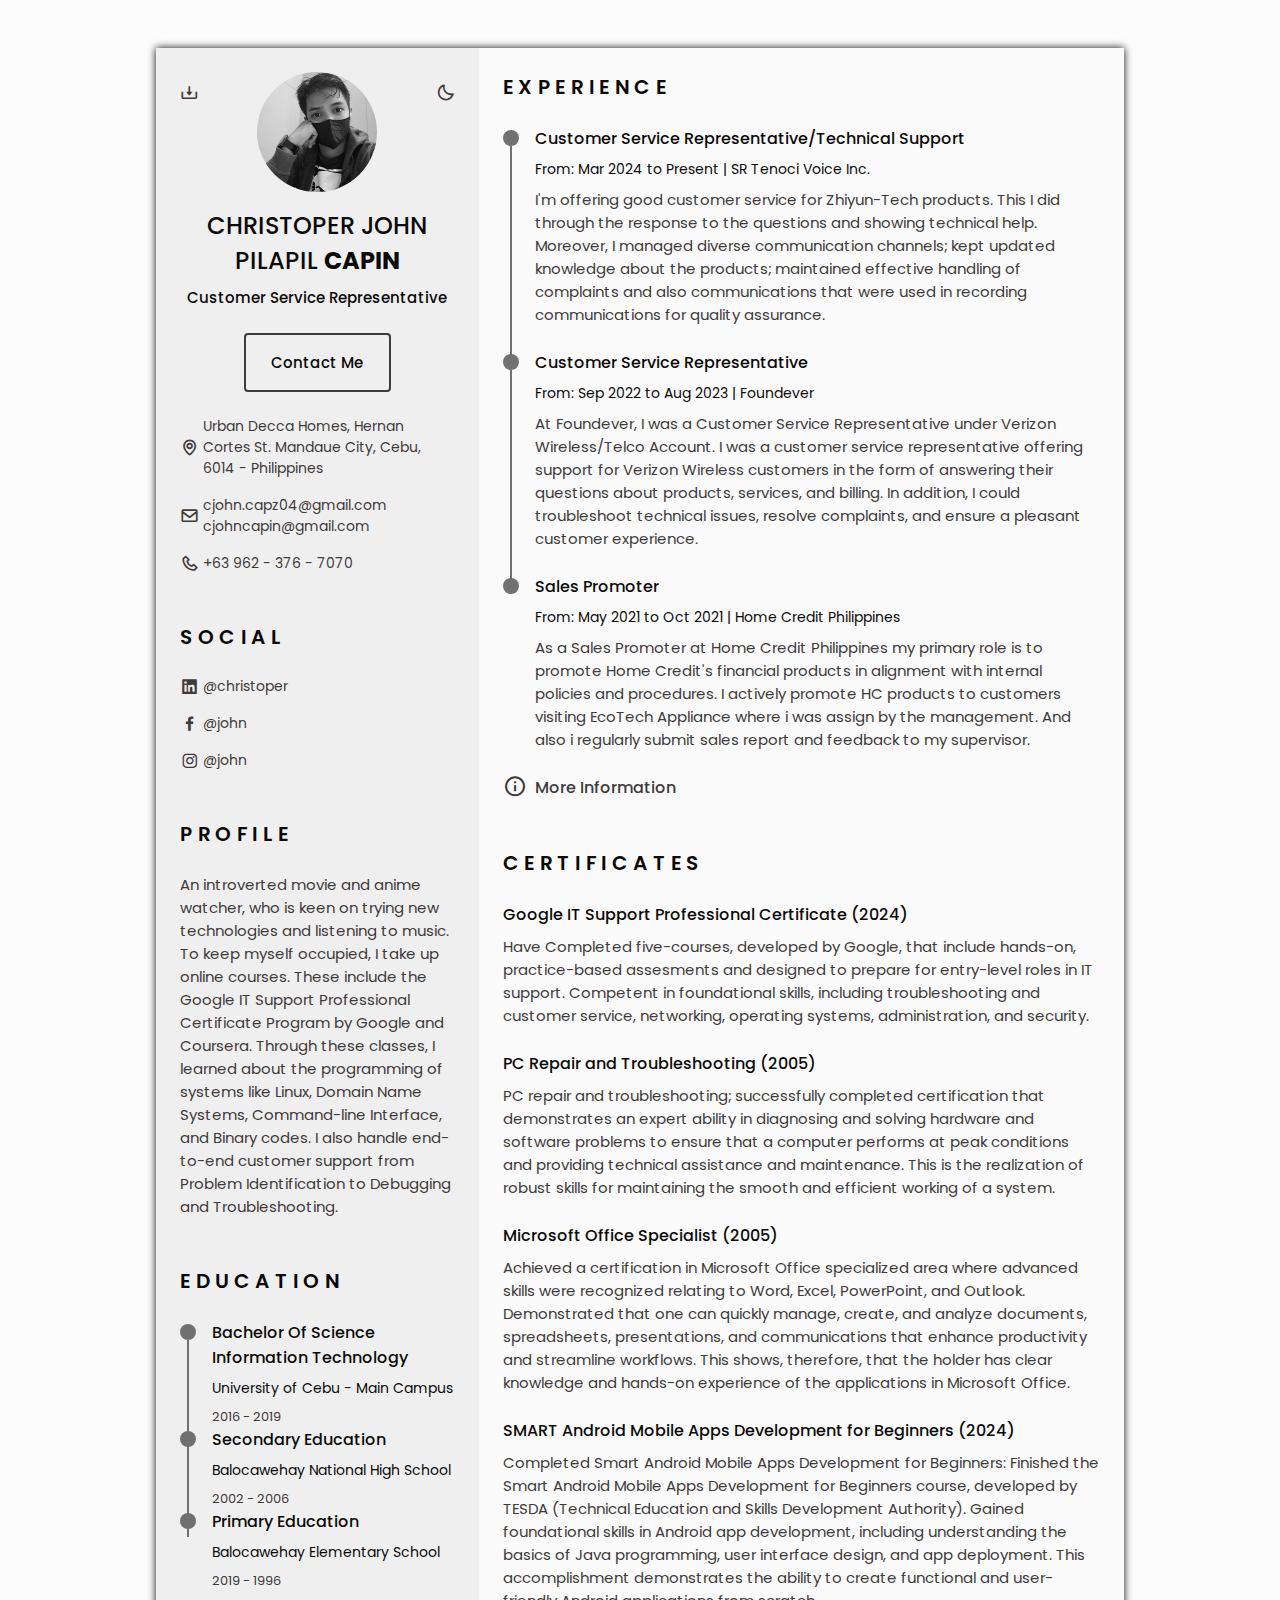
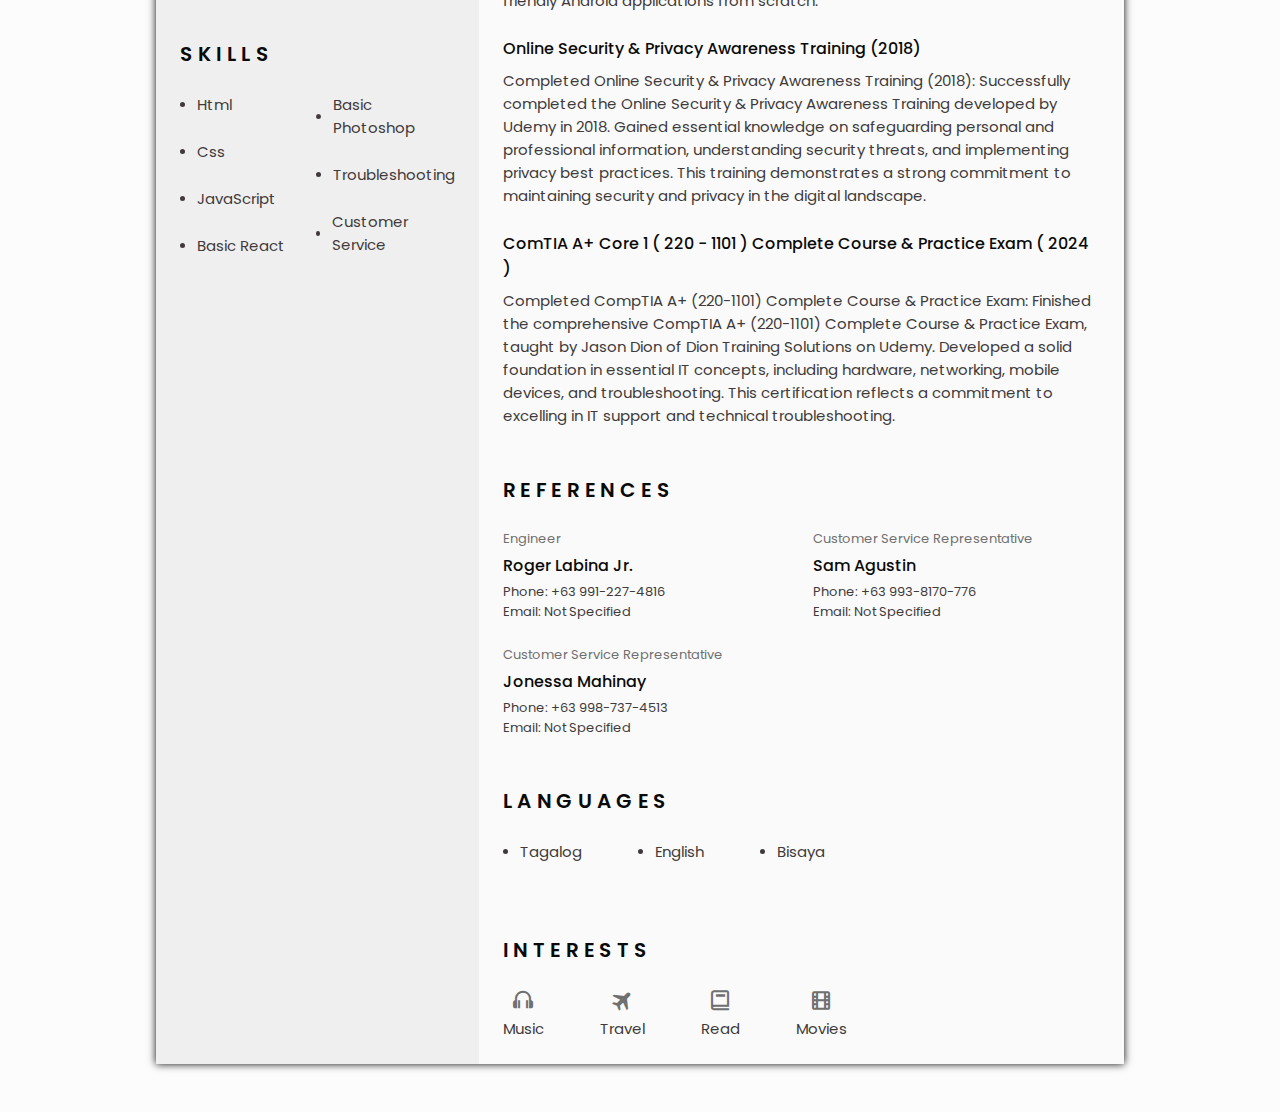
<file: index.html>
<!DOCTYPE html>
<html lang="en">
  <head>
    <meta charset="UTF-8" />
    <meta http-equiv="X-UA-Compatible" content="IE=edge" />
    <meta name="viewport" content="width=device-width, initial-scale=1.0" />
    <link
      rel="stylesheet"
      href="https://cdn.jsdelivr.net/npm/boxicons@latest/css/boxicons.min.css"
    />
    <link rel="stylesheet" href="assets/css/index.css" />
    <title>My Resume CV</title>
  </head>
  <body>
    <!--========== HEADER ==========-->
    <header class="l-header" id="header">
      <nav class="nav bd-container">
        <a href="#" class="nav nav__logo">John</a>
        <div class="nav__menu" id="nav-menu">
          <ul class="nav__list">
            <li class="nav__item">
              <a href="#home" class="nav__link active-link">
                <i class="bx bx-home nav__icon"></i>Home
              </a>
            </li>
            <li class="nav__item">
              <a href="#profile" class="nav__link">
                <i class="bx bx-user nav__icon"></i>Profile
              </a>
            </li>
            <li class="nav__item">
              <a href="#education" class="nav__link">
                <i class="bx bx-book nav__icon"></i>Education
              </a>
            </li>
            <li class="nav__item">
              <a href="#skills" class="nav__link">
                <i class="bx bx-receipt nav__icon"></i>Skills
              </a>
            </li>
            <li class="nav__item">
              <a href="#experiencie" class="nav__link">
                <i class="bx bx-briefcase nav__icon"></i>Experiencie
              </a>
            </li>
            <li class="nav__item">
              <a href="#certificates" class="nav__link">
                <i class="bx bx-briefcase nav__icon"></i>Certificates
              </a>
            </li>
            <li class="nav__item">
              <a href="#references" class="nav__link">
                <i class="bx bx-link-external nav__icon"></i>References
              </a>
            </li>
          </ul>
        </div>
        <div class="nav__toggle" id="nav-toggle">
          <i class="bx bx-grid-alt nav__icon"></i>
        </div>
      </nav>
    </header>

    <main class="l-main bd-container">
      <!-- All elements within this div, is generated in PDF -->
      <div class="resume" id="area-cv">
        <div class="resume__left">
          <!--========== HOME ==========-->
          <section class="home" id="home">
            <div class="home__container section bd-grid">
              <div class="home__data bd-grid">
                <img
                  src="assets/img/profile_png.png"
                  alt="john"
                  class="home__img"
                />
                <h1 class="home__title">CHRISTOPER JOHN PILAPIL <b>CAPIN</b></h1>
                <h3 class="home__profession">Customer Service Representative</h3>

                <div>
                  <a
                    download=""
                    href="assets/pdf/MyCv.pdf"
                    class="home__button-movil"
                    >Download</a
                  >
                </div>
                <div>
                  <a href="contact.html" class="home__button-contact"
                    >Contact Me</a
                  >
                </div>
              </div>
              <div class="home__address bd-grid">
                <span class="home__information">
                  <i class="bx bx-map home__icon"></i> Urban Decca Homes, Hernan Cortes St. Mandaue City, Cebu,  6014
                  - Philippines
                </span>
                <span class="home__information">
                  <i class="bx bx-envelope home__icon"></i> cjohn.capz04@gmail.com   cjohncapin@gmail.com
                </span>
                <span class="home__information">
                  <i class="bx bx-phone home__icon"></i> +63 962 - 376 - 7070
                </span>
              </div>
            </div>
            <!-- Theme change button -->
            <i
              class="bx bx-moon change-theme"
              title="Theme"
              id="theme-button"
            ></i>
            <!-- Button to generate and download the pdf. Available for desktop. -->
            <i
              class="bx bx-download generate-pdf"
              title="Generate PDF"
              id="resume-button"
            ></i>
          </section>

          <!--========== SOCIAL ==========-->
          <section class="social section">
            <h2 class="section-title">SOCIAL</h2>
            <div class="social__container bd-grid">
              <a
                href="https://www.linkedin.com/in/christoper-john-capin-0748881bb/"
                target="_blank"
                class="social__link"
              >
                <i class="bx bxl-linkedin-square social__icon"></i> @christoper
              </a>
              <a
                href="https://www.facebook.com/"
                target="_blank"
                class="social__link"
              >
                <i class="bx bxl-facebook social__icon"></i> @john
              </a>
              <a
                href="https://www.instagram.com/"
                target="_blank"
                class="social__link"
              >
                <i class="bx bxl-instagram social__icon"></i> @john
              </a>
            </div>
          </section>

          <!--========== PROFILE ==========-->
          <section class="profile section" id="profile">
            <h2 class="section-title">Profile</h2>
            <p class="profile__description">
                An introverted movie and anime watcher, who is keen on trying new technologies and listening to music. To keep myself occupied, I take up online courses. These include the Google IT Support Professional Certificate Program by Google and Coursera. Through these classes, I learned about the programming of systems like Linux, Domain Name Systems, Command-line Interface, and Binary codes. I also handle end-to-end customer support from Problem Identification to Debugging and Troubleshooting.
            </p>
          </section>

          <!--========== EDUCATION ==========-->
          <section class="education section" id="education">
            <h2 class="section-title">Education</h2>
            <div class="education__container">
              <div class="education__content">
                <div class="education__time">
                  <span class="education__rounder"></span>
                  <span class="education__line"></span>
                </div>
                <div class="education__data bd-grid">
                  <h3 class="education__title">Bachelor Of Science Information Technology</h3>
                  <span class="education__studies">University of Cebu - Main Campus</span>
                  <span class="education__year">2016 - 2019</span>
                </div>
              </div>

              <div class="education__content">
                <div class="education__time">
                  <span class="education__rounder"></span>
                  <span class="education__line"></span>
                </div>
                <div class="education__data bd-grid">
                  <h3 class="education__title">Secondary Education</h3>
                  <span class="education__studies">Balocawehay National High School</span>
                  <span class="education__year">2002 - 2006</span>
                </div>
              </div>

              <div class="education__content">
                <div class="education__time">
                  <span class="education__rounder"></span>
                  <!-- <span class="education__line"></span> -->
                </div>
                <div class="education__data bd-grid">
                  <h3 class="education__title">Primary Education</h3>
                  <span class="education__studies">Balocawehay Elementary School</span>
                  <span class="education__year">2019 - 1996</span>
                </div>
              </div>
            </div>
          </section>

          <!--========== SKILLS  ==========-->
          <section class="skills section" id="skills">
            <h2 class="section-title">Skills</h2>
            <div class="skills__content bd-grid">
              <ul class="skills__data">
                <li class="skills__name">
                  <span class="skills__circle"></span>Html
                </li>
                <li class="skills__name">
                  <span class="skills__circle"></span>Css
                </li>
                <li class="skills__name">
                  <span class="skills__circle"></span>JavaScript
                </li>
                <li class="skills__name">
                  <span class="skills__circle"></span>Basic React
                </li>
              </ul>
              <ul class="skills__data">
                <li class="skills__name">
                  <span class="skills__circle"></span>Basic Photoshop
                </li>
                <li class="skills__name">
                  <span class="skills__circle"></span>Troubleshooting
                </li>
                <li class="skills__name">
                  <span class="skills__circle"></span>Customer Service
                </li>
              </ul>
            </div>
          </section>
        </div>

        <div class="resume__right">
          <!--========== EXPERIENCE ==========-->
          <section class="experience section" id="experience">
            <h2 class="section-title">Experience</h2>

            <div class="experience__container bd-grid">
              <div class="experience__content">
                <div class="experience__time">
                  <span class="experience__rounder"></span>
                  <span class="experience__line"></span>
                </div>
                <div class="experience__data bd-grid">
                  <h3 class="experience__title">Customer Service Representative/Technical Support</h3>
                  <span class="experience__company"
                    >From: Mar 2024 to Present | SR Tenoci Voice Inc.</span
                  >
                  <p class="experience__description">
                    I'm offering good customer service for Zhiyun-Tech products.
                This I did through the response to the questions and showing
                technical help. Moreover, I managed diverse communication
                channels; kept updated knowledge about the products;
                maintained effective handling of complaints and also
                communications that were used in recording communications
                for quality assurance.
                  </p>
                </div>
              </div>
              <div class="experience__content">
                <div class="experience__time">
                  <span class="experience__rounder"></span>
                  <span class="experience__line"></span>
                </div>
                <div class="experience__data bd-grid">
                  <h3 class="experience__title">Customer Service Representative</h3>
                  <span class="experience__company"
                    >From: Sep 2022 to Aug 2023 | Foundever</span
                  >
                  <p class="experience__description">
                    At Foundever, I was a Customer Service Representative under
                Verizon Wireless/Telco Account. I was a customer service
                representative offering support for Verizon Wireless
                customers in the form of answering their questions about
                products, services, and billing. In addition, I could troubleshoot
                technical issues, resolve complaints, and ensure a pleasant
                customer experience.
                  </p>
                </div>
              </div>
              <div class="experience__content">
                <div class="experience__time">
                  <span class="experience__rounder"></span>
                  <!-- <span class="experience__line"></span> -->
                </div>
                <div class="experience__data bd-grid">
                  <h3 class="experience__title">
                    Sales Promoter
                  </h3>
                  <span class="experience__company"
                    >From: May 2021  to Oct 2021 | Home Credit Philippines</span
                  >
                  <p class="experience__description">
                    As a Sales Promoter at Home Credit Philippines my primary
            role is to promote Home Credit's financial products in
            alignment with internal policies and procedures. I actively
            promote HC products to customers visiting EcoTech Appliance
            where i was assign by the management. And also i regularly
            submit sales report and feedback to my supervisor.

                  </p>
                </div>
              </div>
              <a href="moreInformation.html" class="more__information">
                <i class="bx bx-info-circle information__icon"></i>
                More Information
              </a>
            </div>
          </section>

          <!--========== CERTIFICATES ==========-->
          <section class="certificate section" id="certificates">
            <h2 class="section-title">Certificates</h2>

            <div class="certificate__container bd-grid">
              <div class="certificate__content">
                <h3 class="certificate__title">
                  Google IT Support Professional Certificate (2024)
                </h3>
                <p class="certificate__description">
                  Have Completed five-courses, developed by Google, that include hands-on,
                  practice-based assesments and designed to prepare for entry-level roles in 
                  IT support. Competent in foundational skills, including troubleshooting and customer service,
                  networking, operating systems, administration, and security.
                </p>
              </div>
              <div class="certificate__content">
                <h3 class="certificate__title">
                  PC Repair and Troubleshooting (2005)
                </h3>
                <p class="certificate__description">
                    PC repair and troubleshooting; successfully completed certification that demonstrates an expert ability in diagnosing and solving hardware and software problems to ensure that a computer performs at peak conditions and providing technical assistance and maintenance. This is the realization of robust skills for maintaining the smooth and efficient working of a system.
                </p>
              </div>
              <div class="certificate__content">
                <h3 class="certificate__title">
                  Microsoft Office Specialist (2005)
                </h3>
                <p class="certificate__description">
                    Achieved a certification in Microsoft Office specialized area where advanced skills were recognized relating to Word, Excel, PowerPoint, and Outlook. Demonstrated that one can quickly manage, create, and analyze documents, spreadsheets, presentations, and communications that enhance productivity and streamline workflows. This shows, therefore, that the holder has clear knowledge and hands-on experience of the applications in Microsoft Office.
                </p>
                </div>
                <div class="certificate__content">
                <h3 class="certificate__title">
                  SMART Android Mobile Apps Development for Beginners (2024)
                </h3>
                <p class="certificate__description">
                    Completed Smart Android Mobile Apps Development for Beginners: Finished the Smart Android Mobile Apps Development for Beginners course, developed by TESDA (Technical Education and Skills Development Authority). Gained foundational skills in Android app development, including understanding the basics of Java programming, user interface design, and app deployment. This accomplishment demonstrates the ability to create functional and user-friendly Android applications from scratch.
                </p>
                </div>
                <div class="certificate__content">
                    <h3 class="certificate__title">
                      Online Security & Privacy Awareness Training (2018)
                    </h3>
                    <p class="certificate__description">
                        Completed Online Security & Privacy Awareness Training (2018): Successfully completed the Online Security & Privacy Awareness Training developed by Udemy in 2018. Gained essential knowledge on safeguarding personal and professional information, understanding security threats, and implementing privacy best practices. This training demonstrates a strong commitment to maintaining security and privacy in the digital landscape.
                    </p>
              </div>
               <div class="certificate__content">
                    <h3 class="certificate__title">
                      ComTIA A+ Core 1 ( 220 - 1101 ) Complete Course & Practice Exam ( 2024 )
                    </h3>
                    <p class="certificate__description">
                        Completed CompTIA A+ (220-1101) Complete Course & Practice Exam: Finished the comprehensive CompTIA A+ (220-1101) Complete Course & Practice Exam, taught by Jason Dion of Dion Training Solutions on Udemy. Developed a solid foundation in essential IT concepts, including hardware, networking, mobile devices, and troubleshooting. This certification reflects a commitment to excelling in IT support and technical troubleshooting.
                    </p>
          </div>
            </div>
          </section>

          <!--========== REFERENCES ==========-->
          <section class="references section" id="references">
            <h2 class="section-title">References</h2>

            <div class="references__container bd-grid">
              <div class="references__content bd-grid">
                <span class="references__subtitle">Engineer</span>
                <h3 class="references__title">Roger Labina Jr.</h3>
                <ul class="references__contact">
                  <li>Phone: +63 991-227-4816</li>
                  <li>Email: Not Specified</li>
                </ul>
              </div>
              <div class="references__content bd-grid">
                <span class="references__subtitle">Customer Service Representative</span>
                <h3 class="references__title">Sam Agustin</h3>
                <ul class="references__contact">
                  <li>Phone: +63 993-8170-776</li>
                  <li>Email: Not Specified</li>
                </ul>
            </div>
            </div>
            <br>
              <div class="references__container bd-grid">
                <div class="references__content bd-grid">
                <span class="references__subtitle">Customer Service Representative</span>
                <h3 class="references__title">Jonessa Mahinay</h3>
                <ul class="references__contact">
                  <li>Phone: +63 998-737-4513</li>
                  <li>Email: Not Specified</li>
                </ul>
            </div>
              </div>
          </section>

          <!--========== LANGUAGES ==========-->
          <section class="languages section">
            <h2 class="section-title">Languages</h2>

            <div class="languages__container">
              <ul class="languages__content bd-grid">
                <li class="languages__name">
                  <span class="languages__circle"></span> Tagalog
                </li>
                <li class="languages__name">
                  <span class="languages__circle"></span> English
                </li>
                <li class="languages__name">
                  <span class="languages__circle"></span> Bisaya
                </li>
              </ul>
            </div>
          </section>

          <!--========== INTERESTS ==========-->
          <section class="interests section">
            <h2 class="section-title">Interests</h2>

            <div class="interests__container bd-grid">
              <div class="interests__content">
                <i class="bx bx-headphone interests__icon"></i>
                <span class="interests__name">Music</span>
              </div>
              <div class="interests__content">
                <i class="bx bxs-plane-alt interests__icon"></i>
                <span class="interests__name">Travel</span>
              </div>
              <div class="interests__content">
                <i class="bx bx-book interests__icon"></i>
                <span class="interests__name">Read</span>
              </div>
              <div class="interests__content">
                <i class="bx bx-film interests__icon"></i>
                <span class="interests__name">Movies</span>
              </div>
            </div>
          </section>
        </div>
      </div>
    </main>

    <!--========== SCROLL TOP ==========-->
    <a href="#" class="scrolltop" id="scroll-top">
      <i class="bx bx-up-arrow-alt scrolltop__icon"></i>
    </a>
    <!--========== HTML2PDF ==========-->
    <script src="assets/js/html2pdf.bundle.min.js"></script>

    <!--========== MAIN JS ==========-->
    <script src="assets/js/main.js"></script>
  </body>
</html>
</file>
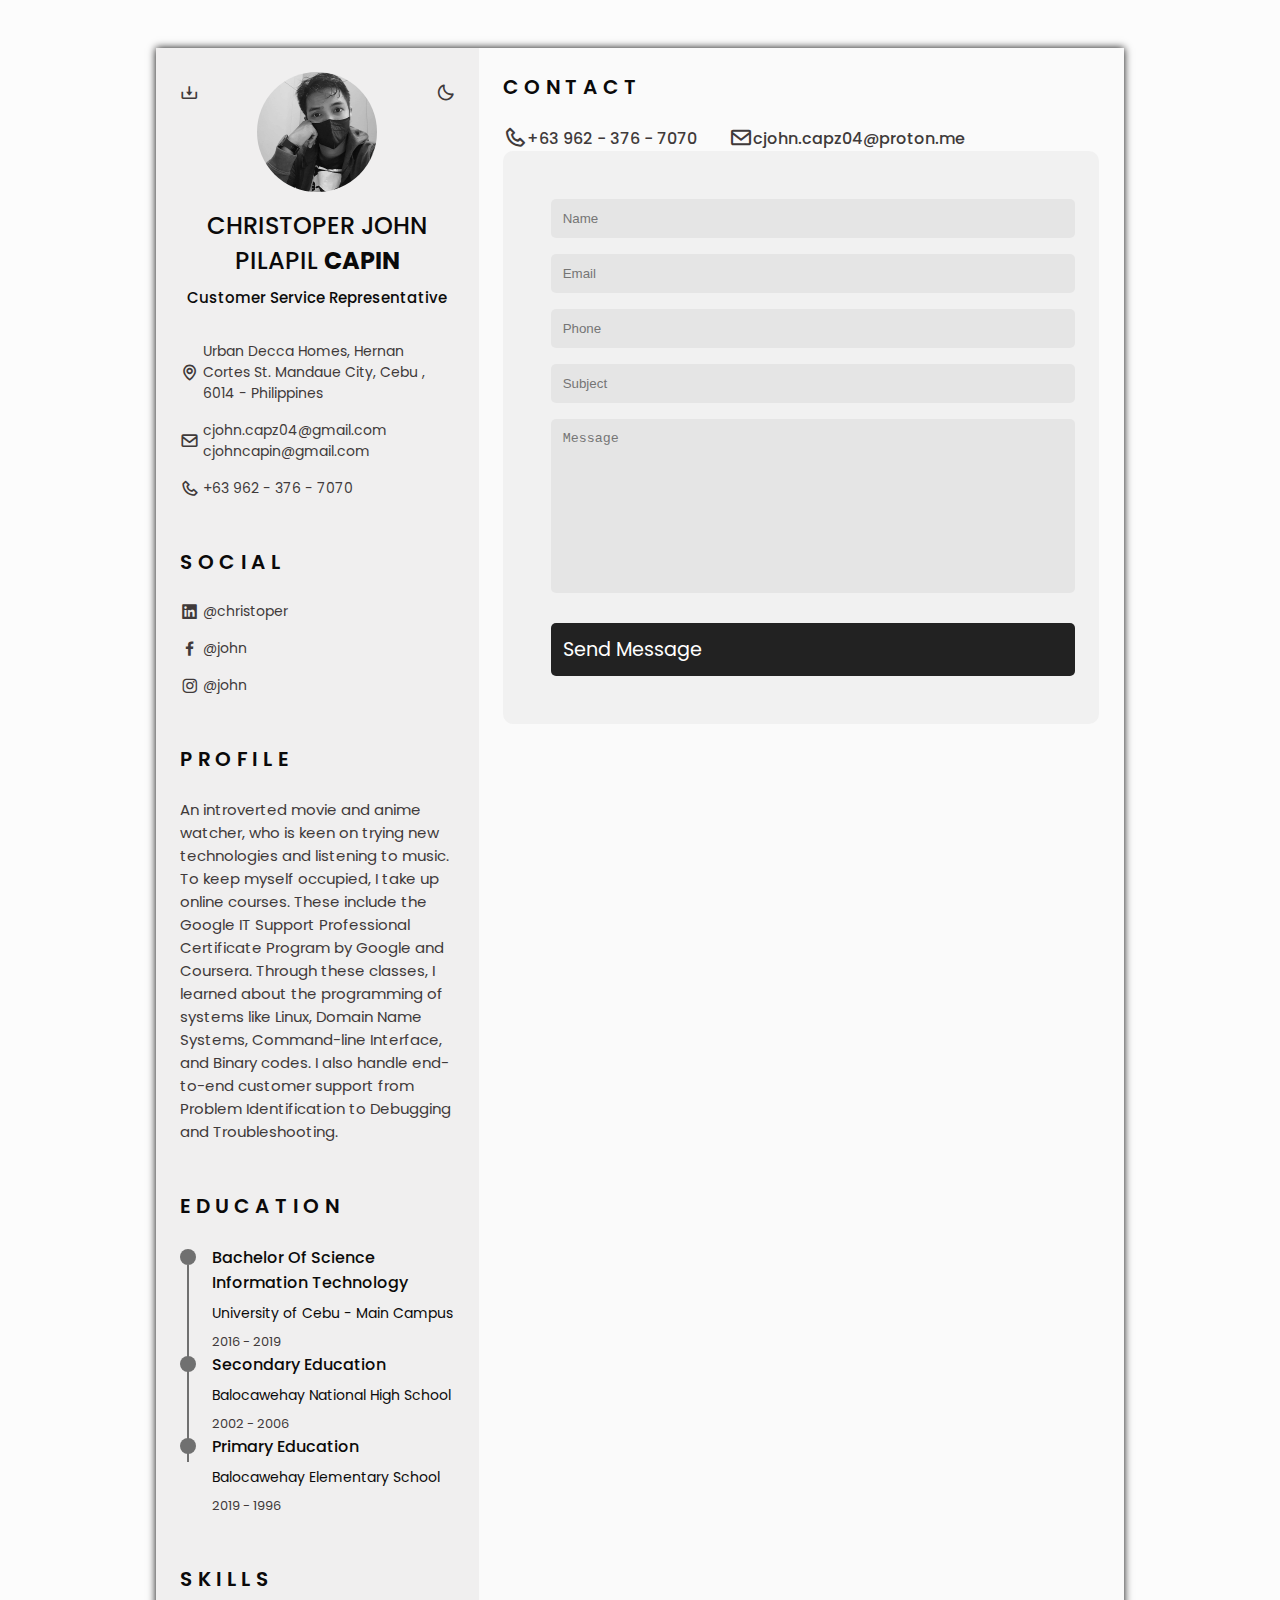
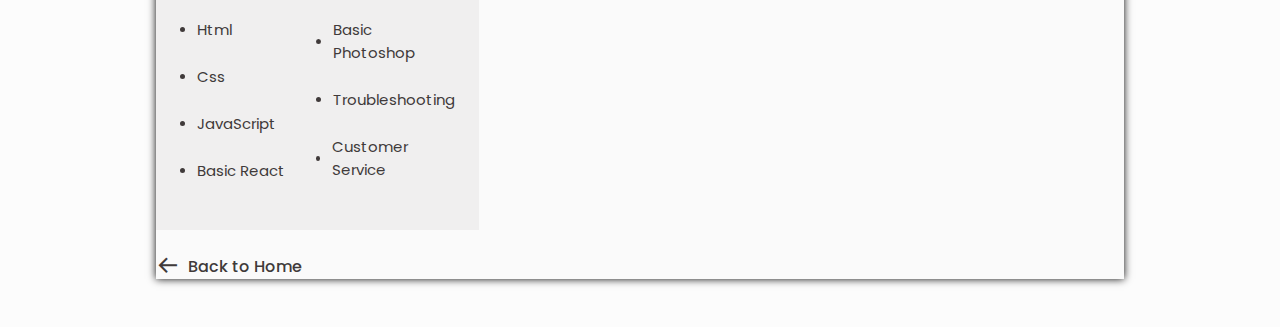
<file: contact.html>
<!DOCTYPE html>
<html lang="en">
  <head>
    <meta charset="UTF-8" />
    <meta http-equiv="X-UA-Compatible" content="IE=edge" />
    <meta name="viewport" content="width=device-width, initial-scale=1.0" />
    <link
      rel="stylesheet"
      href="https://cdn.jsdelivr.net/npm/boxicons@latest/css/boxicons.min.css"
    />
    <link rel="stylesheet" href="assets/css/index.css" />
    <title>Contact Resume CV</title>
  </head>
  <body>
    <!--========== HEADER ==========-->
    <header class="l-header" id="header">
      <nav class="nav bd-container">
        <a href="#" class="nav nav__logo">John</a>
        <div class="nav__menu" id="nav-menu">
          <ul class="nav__list">
            <li class="nav__item">
              <a href="#home" class="nav__link active-link">
                <i class="bx bx-home nav__icon"></i>Home
              </a>
            </li>
            <li class="nav__item">
              <a href="#profile" class="nav__link">
                <i class="bx bx-user nav__icon"></i>Profile
              </a>
            </li>
            <li class="nav__item">
              <a href="#education" class="nav__link">
                <i class="bx bx-book nav__icon"></i>Education
              </a>
            </li>
            <li class="nav__item">
              <a href="#skills" class="nav__link">
                <i class="bx bx-receipt nav__icon"></i>Skills
              </a>
            </li>
            <li class="nav__item">
              <a href="#experiencie" class="nav__link">
                <i class="bx bx-briefcase nav__icon"></i>Experiencie
              </a>
            </li>
            <li class="nav__item">
              <a href="#certificates" class="nav__link">
                <i class="bx bx-briefcase nav__icon"></i>Certificates
              </a>
            </li>
            <li class="nav__item">
              <a href="#references" class="nav__link">
                <i class="bx bx-link-external nav__icon"></i>References
              </a>
            </li>
          </ul>
        </div>
        <div class="nav__toggle" id="nav-toggle">
          <i class="bx bx-grid-alt nav__icon"></i>
        </div>
      </nav>
    </header>

    <main class="l-main bd-container">
      <!-- All elements within this div, is generated in PDF -->
      <div class="resume" id="area-cv">
        <div class="resume__left">
          <!--========== HOME ==========-->
          <section class="home" id="home">
            <div class="home__container section bd-grid">
              <div class="home__data bd-grid">
                <img
                  src="assets/img/profile_png.png"
                  alt="John"
                  class="home__img"
                />
                <h1 class="home__title">CHRISTOPER JOHN PILAPIL <b>CAPIN</b></h1>
                <h3 class="home__profession">Customer Service Representative</h3>
              </div>
              <div class="home__address bd-grid">
                <span class="home__information">
                  <i class="bx bx-map home__icon"></i> Urban Decca Homes, Hernan Cortes St. Mandaue City, Cebu , 6014
                  - Philippines
                </span>
                <span class="home__information">
                  <i class="bx bx-envelope home__icon"></i> cjohn.capz04@gmail.com   cjohncapin@gmail.com
                </span>
                <span class="home__information">
                  <i class="bx bx-phone home__icon"></i> +63 962 - 376 - 7070
                </span>
              </div>
            </div>
            <!-- Theme change button -->
            <i
              class="bx bx-moon change-theme"
              title="Theme"
              id="theme-button"
            ></i>
            <!-- Button to generate and download the pdf. Available for desktop. -->
            <i
              class="bx bx-download generate-pdf"
              title="Generate PDF"
              id="resume-button"
            ></i>
          </section>

          <!--========== SOCIAL ==========-->
          <section class="social section">
            <h2 class="section-title">SOCIAL</h2>
            <div class="social__container bd-grid">
              <a
                href="https://www.linkedin.com/in/christoper-john-capin-0748881bb/"
                target="_blank"
                class="social__link"
              >
                <i class="bx bxl-linkedin-square social__icon"></i> @christoper
              </a>
              <a
                href="https://www.facebook.com/"
                target="_blank"
                class="social__link"
              >
                <i class="bx bxl-facebook social__icon"></i> @john
              </a>
              <a
                href="https://www.instagram.com/"
                target="_blank"
                class="social__link"
              >
                <i class="bx bxl-instagram social__icon"></i> @john
              </a>
            </div>
          </section>

          <!--========== PROFILE ==========-->
          <section class="profile section" id="profile">
            <h2 class="section-title">Profile</h2>
            <p class="profile__description">
              An introverted movie and anime watcher, who is keen on trying new technologies and listening to music. To keep myself occupied, I take up online courses. These include the Google IT Support Professional Certificate Program by Google and Coursera. Through these classes, I learned about the programming of systems like Linux, Domain Name Systems, Command-line Interface, and Binary codes. I also handle end-to-end customer support from Problem Identification to Debugging and Troubleshooting.
            </p>
          </section>

          <!--========== EDUCATION ==========-->
          <section class="education section" id="education">
            <h2 class="section-title">Education</h2>
            <div class="education__container">
              <div class="education__content">
                <div class="education__time">
                  <span class="education__rounder"></span>
                  <span class="education__line"></span>
                </div>
                <div class="education__data bd-grid">
                  <h3 class="education__title">Bachelor Of Science Information Technology</h3>
                  <span class="education__studies">University of Cebu - Main Campus</span>
                  <span class="education__year">2016 - 2019</span>
                </div>
              </div>

              <div class="education__content">
                <div class="education__time">
                  <span class="education__rounder"></span>
                  <span class="education__line"></span>
                </div>
                <div class="education__data bd-grid">
                  <h3 class="education__title">Secondary Education</h3>
                  <span class="education__studies">Balocawehay National High School</span>
                  <span class="education__year">2002 - 2006</span>
                </div>
              </div>

              <div class="education__content">
                <div class="education__time">
                  <span class="education__rounder"></span>
                  <!-- <span class="education__line"></span> -->
                </div>
                <div class="education__data bd-grid">
                  <h3 class="education__title">Primary Education</h3>
                  <span class="education__studies">Balocawehay Elementary School</span>
                  <span class="education__year">2019 - 1996</span>
                </div>
              </div>
            </div>
          </section>

          <!--========== SKILLS  ==========-->
          <section class="skills section" id="skills">
            <h2 class="section-title">Skills</h2>
            <div class="skills__content bd-grid">
              <ul class="skills__data">
                <li class="skills__name">
                  <span class="skills__circle"></span>Html
                </li>
                <li class="skills__name">
                  <span class="skills__circle"></span>Css
                </li>
                <li class="skills__name">
                  <span class="skills__circle"></span>JavaScript
                </li>
                <li class="skills__name">
                  <span class="skills__circle"></span>Basic React
                </li>
              </ul>
              <ul class="skills__data">
                <li class="skills__name">
                  <span class="skills__circle"></span>Basic Photoshop
                </li>
                <li class="skills__name">
                  <span class="skills__circle"></span>Troubleshooting
                </li>
                <li class="skills__name">
                  <span class="skills__circle"></span>Customer Service
                </li>
              </ul>
            </div>
          </section>
        </div>

        <div class="resume__right">

          <!--========== CONTACT ==========-->

          <section class="contact section" id="contact">
            <h2 class="section-title">Contact</h2>

            <div class="contact__container bd-grid">
              <div class="contact__info">
                <div class="contact__content">
                  <i class="bx bx-phone contact__icon"></i>
                  <a href="tel:+999-888-777" class="contact__phone"
                    >+63 962 - 376 - 7070</a
                  >
                </div>
                <div class="contact__content">
                  <i class="bx bx-envelope contact__icon"></i>
                  <a href="mailto:example@mail.com" class="contact__email"
                    >cjohn.capz04@proton.me</a
                  >
                </div>
              </div>
            </div>
              <form class="contact__form">
                <div class="contact__inputs">
                  <input
                    type="text"
                    placeholder="Name"
                    class="contact__input"
                    required
                  />
                  <input
                    type="email"
                    placeholder="Email"
                    class="contact__input"
                    required
                  />
                  <input
                    type="tel"
                    placeholder="Phone"
                    class="contact__input"
                  />
                  <input
                    type="text"
                    placeholder="Subject"
                    class="contact__input"
                    required
                  />
                </div>
                <textarea
                  placeholder="Message"
                  class="contact__textarea"
                  required
                ></textarea>
                <a type="submit" class="contact__button" href="message.html">
                  Send Message
                </a>
              </form>
            </div>

            <a href="index.html" class="back__home">
              <i class="bx bx-arrow-back back__icon"></i>
              Back to Home
            </a>
          </section>
        </div>
      </div>
    </main>

    <!--========== SCROLL TOP ==========-->
    <a href="#" class="scrolltop" id="scroll-top">
      <i class="bx bx-up-arrow-alt scrolltop__icon"></i>
    </a>
    <!--========== HTML2PDF ==========-->
    <script src="assets/js/html2pdf.bundle.min.js"></script>

    <!--========== MAIN JS ==========-->
    <script src="assets/js/main.js"></script>
  </body>
</html>
</file>
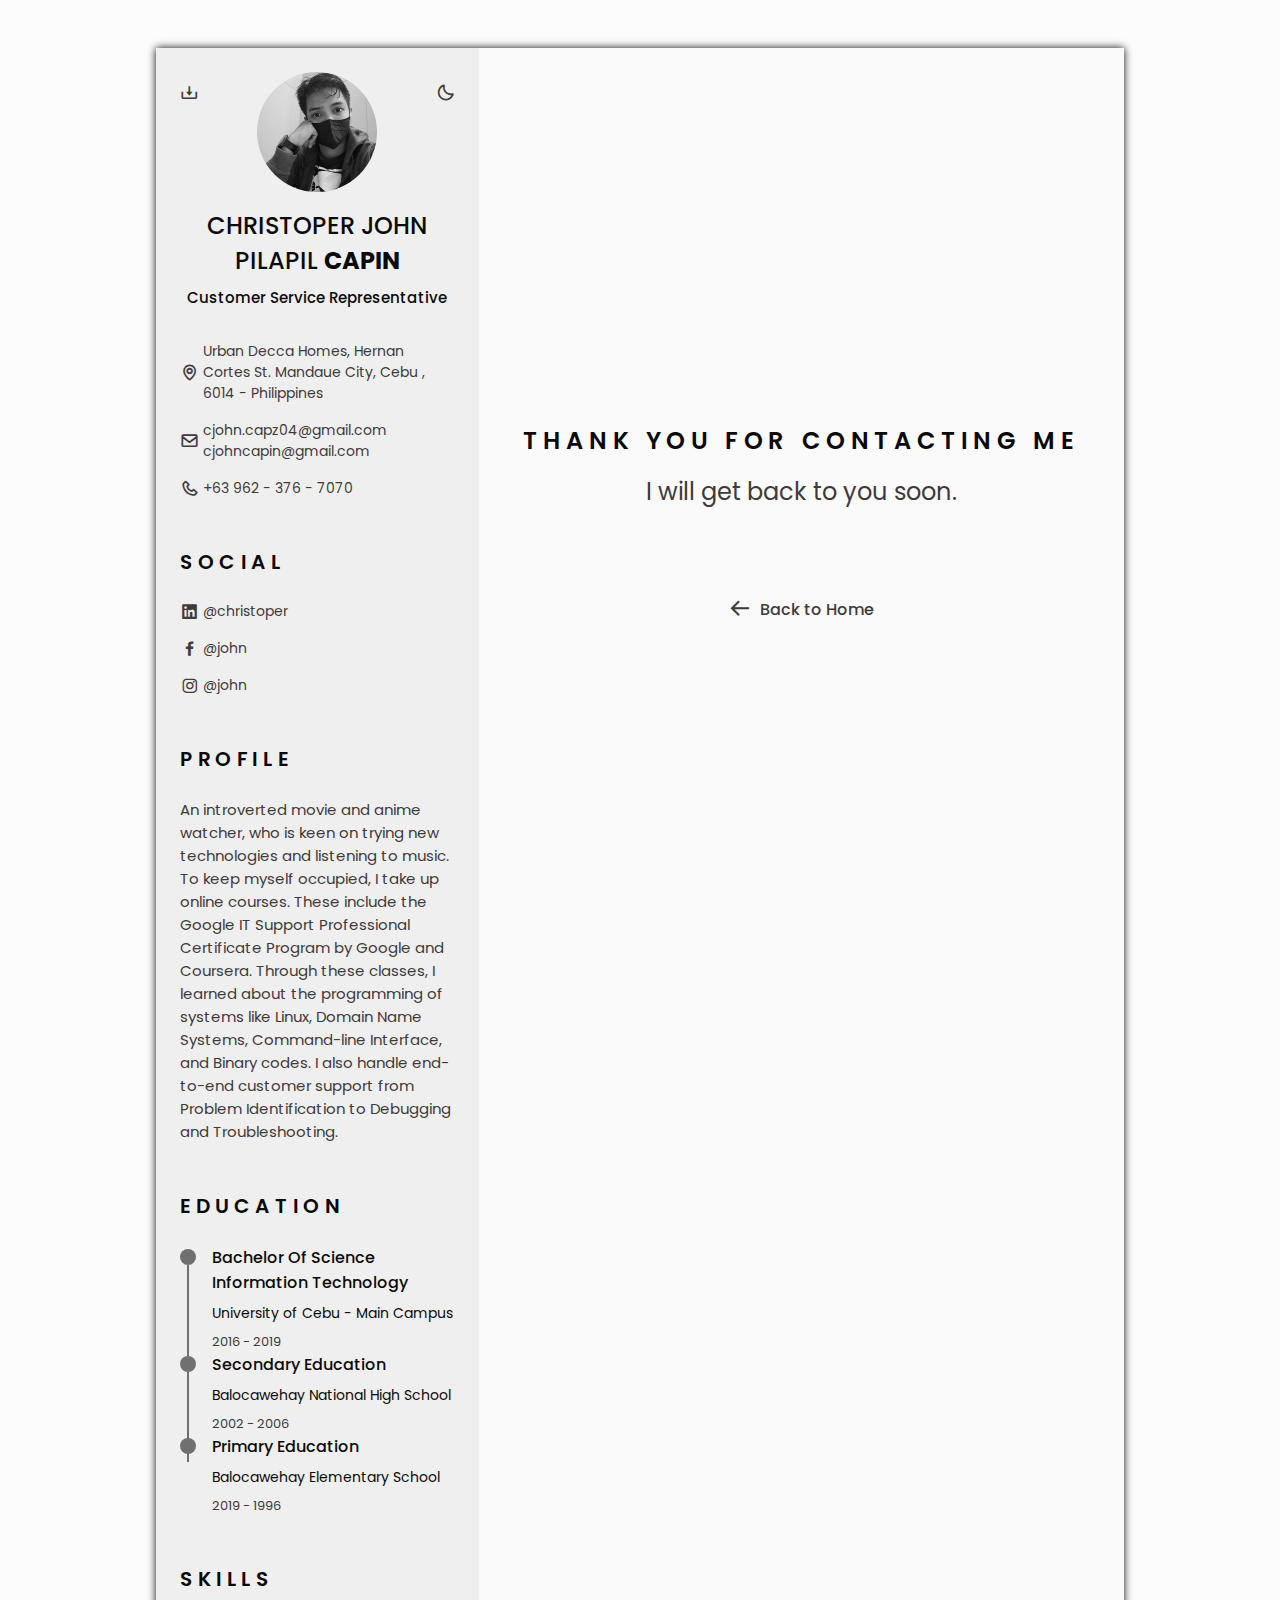
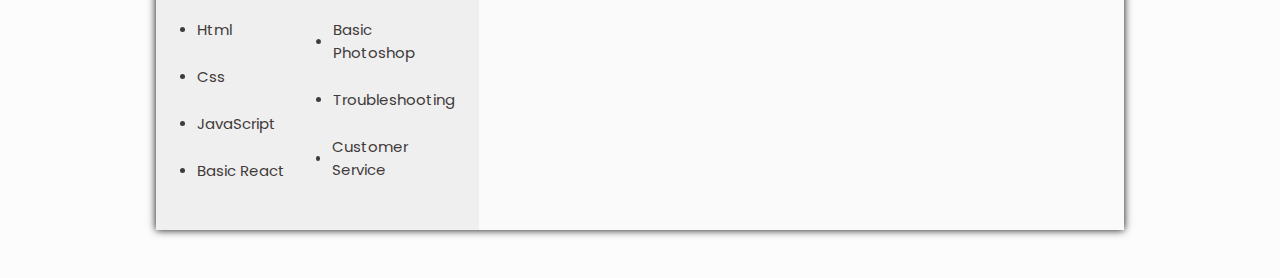
<file: message.html>
<!DOCTYPE html>
<html lang="en">
  <head>
    <meta charset="UTF-8" />
    <meta http-equiv="X-UA-Compatible" content="IE=edge" />
    <meta name="viewport" content="width=device-width, initial-scale=1.0" />
    <link
      rel="stylesheet"
      href="https://cdn.jsdelivr.net/npm/boxicons@latest/css/boxicons.min.css"
    />
    <link rel="stylesheet" href="assets/css/index.css" />
    <title>Message Resume CV</title>
  </head>
  <body>
    <!--========== HEADER ==========-->
    <header class="l-header" id="header">
      <nav class="nav bd-container">
        <a href="#" class="nav nav__logo">John</a>
        <div class="nav__menu" id="nav-menu">
          <ul class="nav__list">
            <li class="nav__item">
              <a href="#home" class="nav__link active-link">
                <i class="bx bx-home nav__icon"></i>Home
              </a>
            </li>
            <li class="nav__item">
              <a href="#profile" class="nav__link">
                <i class="bx bx-user nav__icon"></i>Profile
              </a>
            </li>
            <li class="nav__item">
              <a href="#education" class="nav__link">
                <i class="bx bx-book nav__icon"></i>Education
              </a>
            </li>
            <li class="nav__item">
              <a href="#skills" class="nav__link">
                <i class="bx bx-receipt nav__icon"></i>Skills
              </a>
            </li>
            <li class="nav__item">
              <a href="#experiencie" class="nav__link">
                <i class="bx bx-briefcase nav__icon"></i>Experiencie
              </a>
            </li>
            <li class="nav__item">
              <a href="#certificates" class="nav__link">
                <i class="bx bx-briefcase nav__icon"></i>Certificates
              </a>
            </li>
            <li class="nav__item">
              <a href="#references" class="nav__link">
                <i class="bx bx-link-external nav__icon"></i>References
              </a>
            </li>
          </ul>
        </div>
        <div class="nav__toggle" id="nav-toggle">
          <i class="bx bx-grid-alt nav__icon"></i>
        </div>
      </nav>
    </header>

    <main class="l-main bd-container">
      <!-- All elements within div, is generated in PDF -->
      <div class="resume" id="area-cv">
        <div class="resume__left">
          <!--========== HOME ==========-->
          <section class="home" id="home">
            <div class="home__container section bd-grid">
              <div class="home__data bd-grid">
                <img
                  src="assets/img/profile_png.png"
                  alt="John"
                  class="home__img"
                />
                <h1 class="home__title">CHRISTOPER JOHN PILAPIL <b>CAPIN</b></h1>
                <h3 class="home__profession">Customer Service Representative</h3>
              </div>
              <div class="home__address bd-grid">
                <span class="home__information">
                  <i class="bx bx-map home__icon"></i> Urban Decca Homes, Hernan Cortes St. Mandaue City, Cebu , 6014
                  - Philippines
                </span>
                <span class="home__information">
                  <i class="bx bx-envelope home__icon"></i> cjohn.capz04@gmail.com  cjohncapin@gmail.com
                </span>
                <span class="home__information">
                  <i class="bx bx-phone home__icon"></i> +63 962 - 376 - 7070
                </span>
              </div>
            </div>
            <!-- Theme change button -->
            <i
              class="bx bx-moon change-theme"
              title="Theme"
              id="theme-button"
            ></i>
            <!-- Button to generate and download the pdf. Available for desktop. -->
            <i
              class="bx bx-download generate-pdf"
              title="Generate PDF"
              id="resume-button"
            ></i>
          </section>

          <!--========== SOCIAL ==========-->
          <section class="social section">
            <h2 class="section-title">SOCIAL</h2>
            <div class="social__container bd-grid">
              <a
                href="https://www.linkedin.com/in/christoper-john-capin-0748881bb/"
                target="_blank"
                class="social__link"
              >
                <i class="bx bxl-linkedin-square social__icon"></i> @christoper
              </a>
              <a
                href="https://www.facebook.com/"
                target="_blank"
                class="social__link"
              >
                <i class="bx bxl-facebook social__icon"></i> @john
              </a>
              <a
                href="https://www.instagram.com/"
                target="_blank"
                class="social__link"
              >
                <i class="bx bxl-instagram social__icon"></i> @john
              </a>
            </div>
          </section>

          <!--========== PROFILE ==========-->
          <section class="profile section" id="profile">
            <h2 class="section-title">Profile</h2>
            <p class="profile__description">
              An introverted movie and anime watcher, who is keen on trying new technologies and listening to music. To keep myself occupied, I take up online courses. These include the Google IT Support Professional Certificate Program by Google and Coursera. Through these classes, I learned about the programming of systems like Linux, Domain Name Systems, Command-line Interface, and Binary codes. I also handle end-to-end customer support from Problem Identification to Debugging and Troubleshooting.
            </p>
          </section>

          <!--========== EDUCATION ==========-->
          <section class="education section" id="education">
            <h2 class="section-title">Education</h2>
            <div class="education__container">
              <div class="education__content">
                <div class="education__time">
                  <span class="education__rounder"></span>
                  <span class="education__line"></span>
                </div>
                <div class="education__data bd-grid">
                  <h3 class="education__title">Bachelor Of Science Information Technology</h3>
                  <span class="education__studies">University of Cebu - Main Campus</span>
                  <span class="education__year">2016 - 2019</span>
                </div>
              </div>

              <div class="education__content">
                <div class="education__time">
                  <span class="education__rounder"></span>
                  <span class="education__line"></span>
                </div>
                <div class="education__data bd-grid">
                  <h3 class="education__title">Secondary Education</h3>
                  <span class="education__studies">Balocawehay National High School</span>
                  <span class="education__year">2002 - 2006</span>
                </div>
              </div>

              <div class="education__content">
                <div class="education__time">
                  <span class="education__rounder"></span>
                  <!-- <span class="education__line"></span> -->
                </div>
                <div class="education__data bd-grid">
                  <h3 class="education__title">Primary Education</h3>
                  <span class="education__studies">Balocawehay Elementary School</span>
                  <span class="education__year">2019 - 1996</span>
                </div>
              </div>
            </div>
          </section>

          <!--========== SKILLS  ==========-->
          <section class="skills section" id="skills">
            <h2 class="section-title">Skills</h2>
            <div class="skills__content bd-grid">
              <ul class="skills__data">
                <li class="skills__name">
                  <span class="skills__circle"></span>Html
                </li>
                <li class="skills__name">
                  <span class="skills__circle"></span>Css
                </li>
                <li class="skills__name">
                  <span class="skills__circle"></span>JavaScript
                </li>
                <li class="skills__name">
                  <span class="skills__circle"></span>Basic React
                </li>
              </ul>
              <ul class="skills__data">
                <li class="skills__name">
                  <span class="skills__circle"></span>Basic Photoshop
                </li>
                <li class="skills__name">
                  <span class="skills__circle"></span>Troubleshooting
                </li>
                <li class="skills__name">
                  <span class="skills__circle"></span>Customer Service
                </li>
              </ul>
            </div>
          </section>
        </div>

        <div class="resume__right">
          <section class="message section" id="contact">
            <div class="confirmation">
              <h2 class="section-title">Thank you for contacting me</h2>
              <p>I will get back to you soon.</p>
              <div id="countdown"></div>
              <a href="index.html" class="back__home">
                <i class="bx bx-arrow-back back__icon"></i>
                Back to Home
              </a>
            </div>
          </section>
        </div>
      </div>
    </main>

    <!--========== SCROLL TOP ==========-->
    <a href="#" class="scrolltop" id="scroll-top">
      <i class="bx bx-up-arrow-alt scrolltop__icon"></i>
    </a>
    <!--========== HTML2PDF ==========-->
    <script src="assets/js/html2pdf.bundle.min.js"></script>

    <!--========== MAIN JS ==========-->
    <script src="assets/js/main.js"></script>
  </body>
</html>
</file>
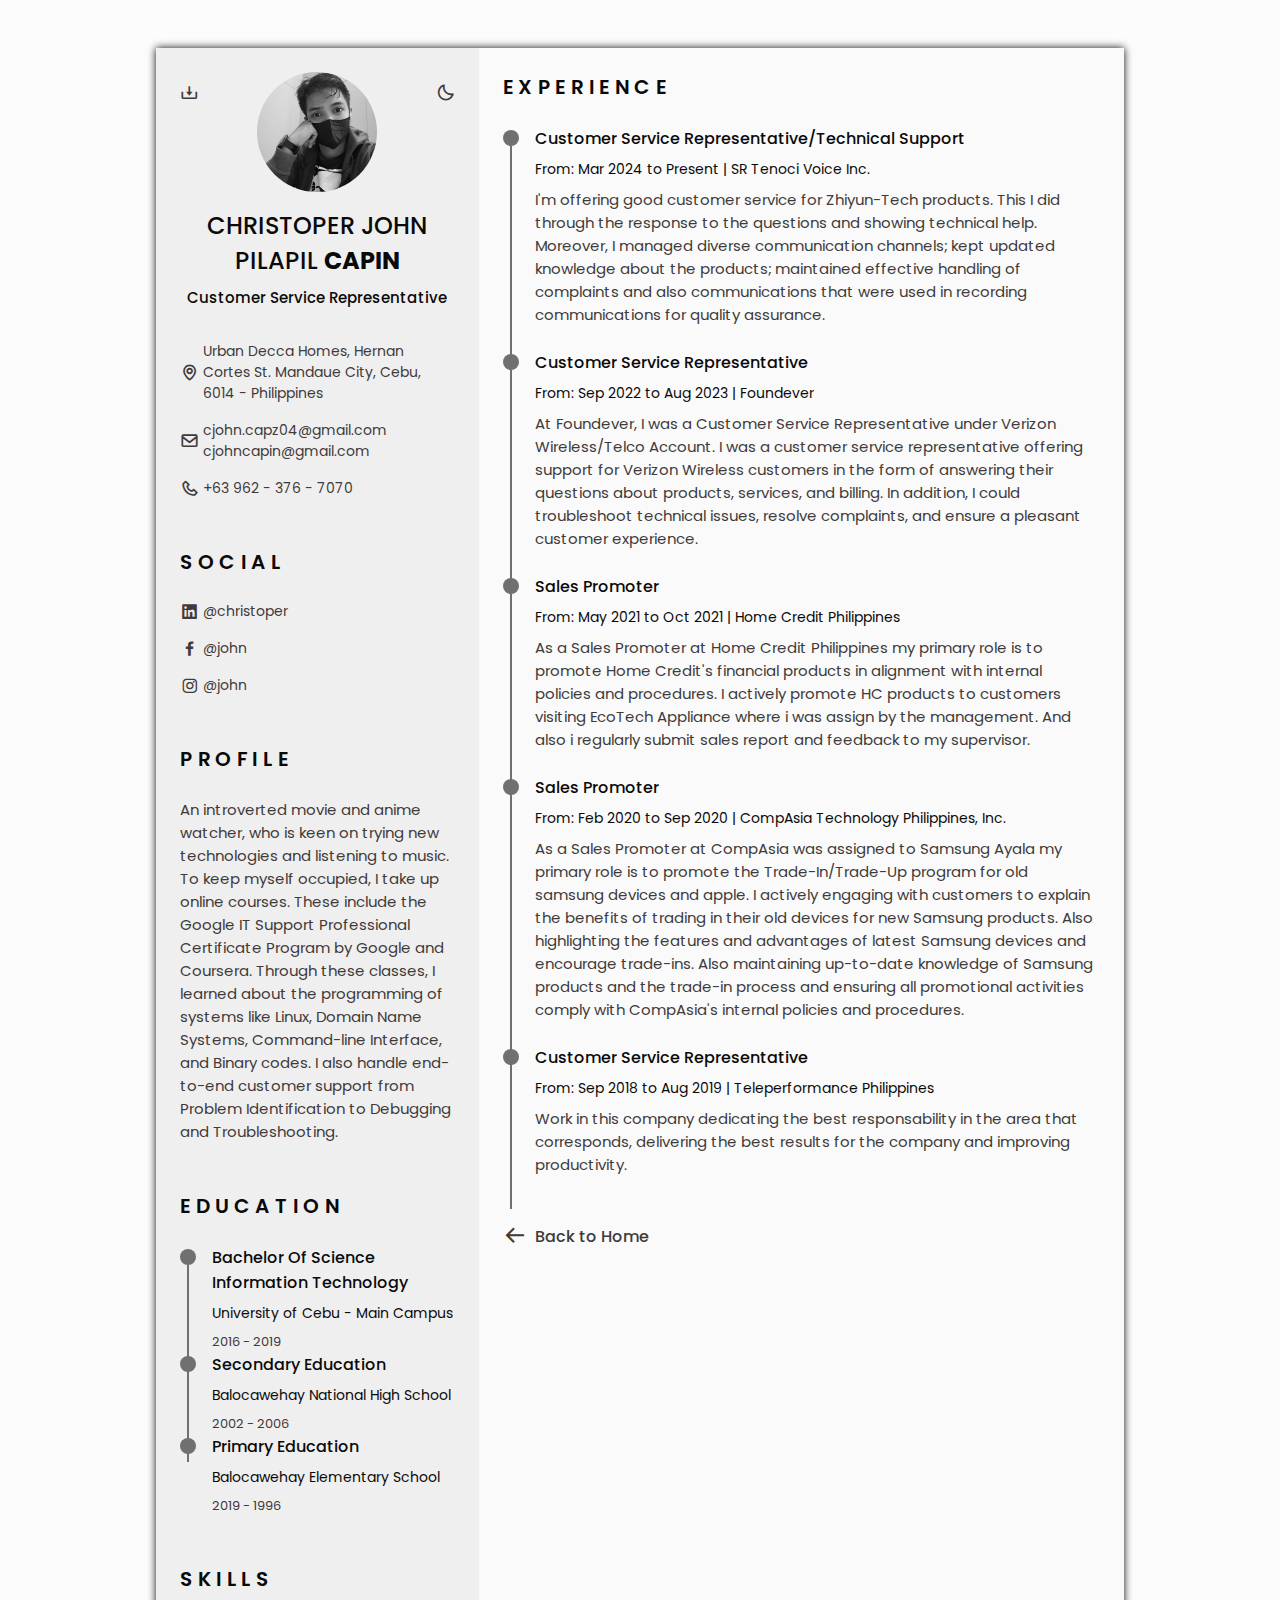
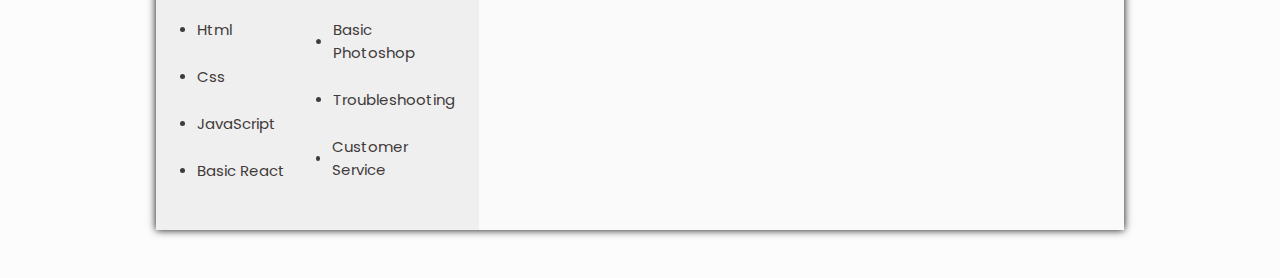
<file: moreInformation.html>
<!DOCTYPE html>
<html lang="en">
  <head>
    <meta charset="UTF-8" />
    <meta http-equiv="X-UA-Compatible" content="IE=edge" />
    <meta name="viewport" content="width=device-width, initial-scale=1.0" />
    <link
      rel="stylesheet"
      href="https://cdn.jsdelivr.net/npm/boxicons@latest/css/boxicons.min.css"
    />
    <link rel="stylesheet" href="assets/css/index.css" />
    <title>Information Resume CV</title>
  </head>
  <body>
    <main class="l-main bd-container">
      <!-- All elements within this div, is generated in PDF -->
      <div class="resume" id="area-cv">
        <div class="resume__left">
          <!--========== HOME ==========-->
          <section class="home" id="home">
            <div class="home__container section bd-grid">
              <div class="home__data bd-grid">
                <img
                  src="assets/img/profile_png.png"
                  alt="john"
                  class="home__img"
                />
                <h1 class="home__title">CHRISTOPER JOHN PILAPIL <b>CAPIN</b></h1>
                <h3 class="home__profession">Customer Service Representative</h3>
              </div>
              <div class="home__address bd-grid">
                <span class="home__information">
                  <i class="bx bx-map home__icon"></i> Urban Decca Homes, Hernan Cortes St. Mandaue City,  Cebu, 6014
                  - Philippines
                </span>
                <span class="home__information">
                  <i class="bx bx-envelope home__icon"></i> cjohn.capz04@gmail.com   cjohncapin@gmail.com
                </span>
                <span class="home__information">
                  <i class="bx bx-phone home__icon"></i> +63 962 - 376 - 7070
                </span>
              </div>
            </div>
            <!-- Theme change button -->
            <i
              class="bx bx-moon change-theme"
              title="Theme"
              id="theme-button"
            ></i>
            <!-- Button to generate and download the pdf. Available for desktop. -->
            <i
              class="bx bx-download generate-pdf"
              title="Generate PDF"
              id="resume-button"
            ></i>
          </section>

          <!--========== SOCIAL ==========-->
          <section class="social section">
            <h2 class="section-title">SOCIAL</h2>
            <div class="social__container bd-grid">
              <a
                href="https://www.linkedin.com/in/christoper-john-capin-0748881bb/"
                target="_blank"
                class="social__link"
              >
                <i class="bx bxl-linkedin-square social__icon"></i> @christoper
              </a>
              <a
                href="https://www.facebook.com/"
                target="_blank"
                class="social__link"
              >
                <i class="bx bxl-facebook social__icon"></i> @john
              </a>
              <a
                href="https://www.instagram.com/"
                target="_blank"
                class="social__link"
              >
                <i class="bx bxl-instagram social__icon"></i> @john
              </a>
            </div>
          </section>

          <!--========== PROFILE ==========-->
          <section class="profile section" id="profile">
            <h2 class="section-title">Profile</h2>
            <p class="profile__description">
              An introverted movie and anime watcher, who is keen on trying new technologies and listening to music. To keep myself occupied, I take up online courses. These include the Google IT Support Professional Certificate Program by Google and Coursera. Through these classes, I learned about the programming of systems like Linux, Domain Name Systems, Command-line Interface, and Binary codes. I also handle end-to-end customer support from Problem Identification to Debugging and Troubleshooting.
            </p>
          </section>

          <!--========== EDUCATION ==========-->
          <section class="education section" id="education">
            <h2 class="section-title">Education</h2>
            <div class="education__container">
              <div class="education__content">
                <div class="education__time">
                  <span class="education__rounder"></span>
                  <span class="education__line"></span>
                </div>
                <div class="education__data bd-grid">
                  <h3 class="education__title">Bachelor Of Science Information Technology</h3>
                  <span class="education__studies">University of Cebu - Main Campus</span>
                  <span class="education__year">2016 - 2019</span>
                </div>
              </div>

              <div class="education__content">
                <div class="education__time">
                  <span class="education__rounder"></span>
                  <span class="education__line"></span>
                </div>
                <div class="education__data bd-grid">
                  <h3 class="education__title">Secondary Education</h3>
                  <span class="education__studies">Balocawehay National High School</span>
                  <span class="education__year">2002 - 2006</span>
                </div>
              </div>

              <div class="education__content">
                <div class="education__time">
                  <span class="education__rounder"></span>
                  <!-- <span class="education__line"></span> -->
                </div>
                <div class="education__data bd-grid">
                  <h3 class="education__title">Primary Education</h3>
                  <span class="education__studies">Balocawehay Elementary School</span>
                  <span class="education__year">2019 - 1996</span>
                </div>
              </div>
            </div>
          </section>

          <!--========== SKILLS  ==========-->
          <section class="skills section" id="skills">
            <h2 class="section-title">Skills</h2>
            <div class="skills__content bd-grid">
              <ul class="skills__data">
                <li class="skills__name">
                  <span class="skills__circle"></span>Html
                </li>
                <li class="skills__name">
                  <span class="skills__circle"></span>Css
                </li>
                <li class="skills__name">
                  <span class="skills__circle"></span>JavaScript
                </li>
                <li class="skills__name">
                  <span class="skills__circle"></span>Basic React
                </li>
              </ul>
              <ul class="skills__data">
                <li class="skills__name">
                  <span class="skills__circle"></span>Basic Photoshop
                </li>
                <li class="skills__name">
                  <span class="skills__circle"></span>Troubleshooting
                </li>
                <li class="skills__name">
                  <span class="skills__circle"></span>Customer Service
                </li>
              </ul>
            </div>
          </section>
        </div>

        <div class="resume__right">
          <!--========== EXPERIENCE ==========-->
          <section class="experience section" id="experience">
            <h2 class="section-title">Experience</h2>

            <div class="experience__container bd-grid">
              <div class="experience__content">
                <div class="experience__time">
                  <span class="experience__rounder"></span>
                  <span class="experience__line"></span>
                </div>
                <div class="experience__data bd-grid">
                  <h3 class="experience__title">Customer Service Representative/Technical Support</h3>
                  <span class="experience__company"
                    >From: Mar 2024 to Present | SR Tenoci Voice Inc.</span
                  >
                  <p class="experience__description">
                    I'm offering good customer service for Zhiyun-Tech products.
                This I did through the response to the questions and showing
                technical help. Moreover, I managed diverse communication
                channels; kept updated knowledge about the products;
                maintained effective handling of complaints and also
                communications that were used in recording communications
                for quality assurance.
                  </p>
                </div>
              </div>
              <div class="experience__content">
                <div class="experience__time">
                  <span class="experience__rounder"></span>
                  <span class="experience__line"></span>
                </div>
                <div class="experience__data bd-grid">
                  <h3 class="experience__title">
                    Customer Service Representative
                  </h3>
                  <span class="experience__company"
                    >From: Sep 2022 to Aug 2023 | Foundever</span
                  >
                  <p class="experience__description">
                    At Foundever, I was a Customer Service Representative under
                Verizon Wireless/Telco Account. I was a customer service
                representative offering support for Verizon Wireless
                customers in the form of answering their questions about
                products, services, and billing. In addition, I could troubleshoot
                technical issues, resolve complaints, and ensure a pleasant
                customer experience.
                  </p>
                </div>
              </div>
              <div class="experience__content">
                <div class="experience__time">
                  <span class="experience__rounder"></span>
                  <span class="experience__line"></span>
                </div>
                <div class="experience__data bd-grid">
                  <h3 class="experience__title">Sales Promoter</h3>
                  <span class="experience__company"
                    >From: May 2021  to Oct 2021 | Home Credit Philippines</span
                  >
                  <p class="experience__description">
                    As a Sales Promoter at Home Credit Philippines my primary
            role is to promote Home Credit's financial products in
            alignment with internal policies and procedures. I actively
            promote HC products to customers visiting EcoTech Appliance
            where i was assign by the management. And also i regularly
            submit sales report and feedback to my supervisor.
                  </p>
                </div>
              </div>
              <div class="experience__content">
                <div class="experience__time">
                  <span class="experience__rounder"></span>
                  <span class="experience__line"></span>
                </div>
                <div class="experience__data bd-grid">
                  <h3 class="experience__title">Sales Promoter</h3>
                  <span class="experience__company"
                    >From: Feb 2020 to Sep 2020 | CompAsia Technology Philippines, Inc.</span
                  >
                  <p class="experience__description">
                    As a Sales Promoter at CompAsia was assigned to Samsung
                Ayala my primary role is to promote the Trade-In/Trade-Up
              program for old samsung devices and apple. I actively
              engaging with customers to explain the benefits of trading in
              their old devices for new Samsung products. Also highlighting
              the features and advantages of latest Samsung devices and
              encourage trade-ins. Also maintaining up-to-date knowledge
              of Samsung products and the trade-in process and ensuring all
              promotional activities comply with CompAsia's internal
              policies and procedures.
                  </p>
                </div>
              </div>
              <div class="experience__content">
                <div class="experience__time">
                  <span class="experience__rounder"></span>
                  <span class="experience__line"></span>
                </div>
                <div class="experience__data bd-grid">
                  <h3 class="experience__title">Customer Service Representative</h3>
                  <span class="experience__company"
                    >From: Sep 2018 to Aug 2019 | Teleperformance Philippines</span
                  >
                  <p class="experience__description">
                    Work in this company dedicating the best responsability in
                    the area that corresponds, delivering the best results for
                    the company and improving productivity.
                  </p>
                </div>
              </div>

              <a href="index.html" class="back__home">
                <i class="bx bx-arrow-back back__icon"></i>
                Back to Home
              </a>
            </div>
          </section>
        </div>
      </div>
    </main>
    <!--========== SCROLL TOP ==========-->
    <a href="#" class="scrolltop" id="scroll-top">
      <i class="bx bx-up-arrow-alt scrolltop__icon"></i>
    </a>
    <!--========== HTML2PDF ==========-->
    <script src="assets/js/html2pdf.bundle.min.js"></script>

    <!--========== MAIN JS ==========-->
    <script src="assets/js/main.js"></script>
  </body>
</html>
</file>
<file: assets/css/index.css>
/*===== GOOGLE FONTS =====*/
@import url("https://fonts.googleapis.com/css2?family=Poppins:wght@400;500;600&display=swap");

/*===== VARIABLES CSS =====*/
:root {
  --header-height: 3rem;

  /*========== Colors ==========*/
  --title-color: #0b0a0a;
  --text-color: #403a3a;
  --text-color-light: #707070;
  --container-color: #fafafa;
  --container-color-alt: #f0efef;
  --body-color: #fcfcfc;

  /*========== Font and typography ==========*/
  --body-font: "Poppins", sans-serif;
  --h1-font-size: 1.5rem;
  --h2-font-size: 1.25rem;
  --h3-font-size: 1rem;
  --normal-font-size: 0.938rem;
  --small-font-size: 0.875rem;
  --smaller-font-size: 0.813rem;

  /*========== Font weight ==========*/
  --font-medium: 500;
  --font-semi-bold: 600;

  /*========== Margenes ==========*/
  --mb-1: 0.5rem;
  --mb-2: 1rem;
  --mb-3: 1.5rem;

  /*========== z index ==========*/
  --z-tooltip: 10;
  --z-fixed: 100;
}

/*========== BASE ==========*/

/*========== Variables Dark theme ==========*/
body.dark-theme {
  --title-color: #f2f2f2;
  --text-color: #bfbfbf;
  --container-color: #212121;
  --container-color-alt: #181616;
  --body-color: #2b2b2b;
}
/*========== Button Dark/Light ==========*/
.change-theme {
  position: absolute;
  right: 0;
  top: 2.2rem;
  display: flex;
  color: var(--text-color);
  font-size: 1.2rem;
  cursor: pointer;
}
.change-theme:hover {
  color: var(--title-color);
}
/*========== Font size variables to scale cv ==========*/
body.scale-cv {
  --h1-font-size: 0.938rem;
  --h2-font-size: 0.938rem;
  --h3-font-size: 0.875rem;
  --normal-font-size: 0.813rem;
  --small-font-size: 0.75rem;
  --smaller-font-size: 0.688rem;
}
/*========== Generate PDF button ==========*/
.generate-pdf {
  display: none;
  position: absolute;
  top: 2.2rem;
  left: 0;
  font-size: 1.2rem;
  color: var(--text-color);
  cursor: pointer;
}
.generate-pdf:hover {
  color: var(--title-color);
}
/*========== Classes modified to reduce size and print on A4 sheet ==========*/
.scale-cv .change-theme,
.scale-cv .generate-pdf {
  display: none;
}
.scale-cv .bd-container {
  max-width: 595px;
}
.scale-cv .section {
  padding: 1.5rem 0 0.8rem;
}
.scale-cv .section-title {
  margin-bottom: 0.75rem;
}
.scale-cv .resume__left,
.scale-cv .resume__right {
  padding: 0 1rem;
}
.scale-cv .home-img {
  width: 90px;
  height: 90px;
}
.scale-cv .home__container {
  gap: 1.5rem;
}
.scale-cv .home__data {
  gap: 0.25rem;
}
.scale-cv .home__address,
.scale-cv .social__container {
  gap: 0.75rem;
}
.scale-cv .home__icon,
.scale-cv .social__icon,
.scale-cv .interests__icon {
  font-size: 1rem;
}
.scale-cv .education__container,
.scale-cv .experience__company,
.scale-cv .certificate__container {
  gap: 1rem;
}
.scale-cv .education__time,
.scale-cv .experience__time {
  padding-right: 0.5rem;
}
.scale-cv .education__rounder,
.scale-cv .experience__rounder {
  width: 11px;
  height: 11px;
  margin-top: 0.22rem;
}
.scale-cv .education__line,
.scale-cv .experience__line {
  width: 1px;
  height: 110%;
  transform: translate(5px, 0);
}
.scale-cv .education__data,
.scale-cv .experience__data {
  gap: 0.25rem;
}
.scale-cv .skills__name {
  margin-bottom: var(--mb-1);
}
.scale-cv .interests__container {
  column-gap: 2.5rem;
}
body {
  margin: 0 0 var(--header-height);
  padding: 0;
  font-family: var(--body-font);
  font-size: var(--normal-font-size);
  background-color: var(--body-color);
  color: var(--text-color);
}
h1,
h2,
h3,
ul,
p {
  margin: 0;
}
h1,
h2,
h3 {
  color: var(--title-color);
  font-weight: var(--font-medium);
}
ul {
  padding: 0;
  list-style: none;
}
a {
  text-decoration: none;
}
img {
  max-width: 100%;
  height: auto;
}
/*========== CLASS CSS ==========*/
.section {
  padding: 1.5rem 0;
}
.section-title {
  font-size: var(--h2-font-size);
  color: var(--title-color);
  font-weight: var(--font-semi-bold);
  text-transform: uppercase;
  letter-spacing: 0.35rem;
  text-align: center;
  margin-bottom: var(--mb-3);
}
/*========== LAYOUT ==========*/
.bd-container {
  max-width: 968px;
  width: calc(100% - 3rem);
  margin-left: var(--mb-3);
  margin-right: var(--mb-3);
}
.bd-grid {
  display: grid;
  gap: 1.5rem;
}
.l-header {
  width: 100%;
  position: fixed;
  bottom: 0;
  left: 0;
  z-index: var(--z-fixed);
  background-color: var(--body-color);
  box-shadow: 0 -1px 4px rgba(0, 0, 0, 0.1);
  transition: 0.3s;
}
/*========== NAV ==========*/
.nav {
  height: var(--header-height);
  display: flex;
  justify-content: space-between;
  align-items: center;
}
@media screen and (max-width: 968px) {
  .nav__menu {
    position: fixed;
    bottom: -100%;
    left: 0;
    width: 100%;
    padding: 2rem 0rem;
    background-color: var(--body-color);
    box-shadow: 0 1px 4px rgba(0, 0, 0, 0.1);
    border-radius: 1rem 1rem 0 0;
    z-index: var(--z-fixed);
    transition: 0.3s;
  }
}
.nav__logo,
.nav__toggle {
  color: var(--title-color);
  font-weight: var(--font-medium);
}
.nav__toggle {
  font-size: 1.2rem;
  cursor: pointer;
}
.nav__item {
  text-align: center;
}
.nav__list {
  display: grid;
  grid-template-columns: repeat(3, 1fr);
  gap: 2rem;
}
.nav__link {
  display: flex;
  flex-direction: column;
  font-size: var(--smaller-font-size);
  color: var(--text-color-light);
  font-weight: var(--font-medium);
}
.nav__link:hover {
  color: var(--title-color);
}
.nav__icon {
  font-size: 1.2rem;
  margin-bottom: var(--mb-1);
}
/* Show menu */
.show-menu {
  bottom: var(--header-height);
}
/* Active menu link */
.active-link {
  color: var(--title-color);
}
/*========== HOME ==========*/
.home {
  position: relative;
}
.home__container {
  gap: 3rem;
}
.home__data {
  gap: 0.5rem;
  text-align: center;
}
.home__img {
  width: 120px;
  height: 120px;
  border-radius: 50%;
  justify-self: center;
  margin-bottom: var(--mb-1);
}
.home__title {
  font-size: var(--h1-font-size);
}
.home__profession {
  font-size: var(--normal-font-size);
  margin-bottom: var(--mb-1);
}
.home__address {
  gap: 1rem;
}
.home__information {
  display: flex;
  align-items: center;
  font-size: var(--small-font-size);
}
.home__icon {
  font-size: 1.2rem;
  margin-right: 0.25rem;
}
.home__button-movil {
  display: inline-block;
  border: 2px solid var(--text-color);
  color: var(--title-color);
  padding: 1rem 2rem;
  border-radius: 0.25rem;
  transition: 0.3s;
  font-weight: var(--font-medium);
  margin-top: var(--mb-3);
}
.home__button-movil:hover {
  background-color: var(--text-color);
  color: var(--container-color);
}
.home__button-contact {
  display: inline-block;
  border: 2px solid var(--text-color);
  color: var(--title-color);
  padding: 1rem 1.6rem;
  border-radius: 0.25rem;
  transition: 0.3s;
  font-weight: var(--font-medium);
  margin-top: var(--mb-3);
}
.home__button-contact:hover {
  background-color: var(--text-color);
  color: var(--container-color);
}
.information__icon,
.back__icon {
  font-size: 1.5rem;
  color: var(--text-color);
}
.information__icon:hover,
.back__icon:hover {
  color: var(--title-color);
}
.more__information,
.back__home {
  font-size: var(--h3-font-size);
  color: var(--text-color);
  font-weight: var(--font-medium);
  display: flex;
  gap: 0.5rem;
}
.back__home {
  margin-top: 1.5rem;
}
.more__information:hover,
.back__home:hover {
  color: var(--title-color);
}

/*========== SOCIAL ==========*/
.social__container {
  grid-template-columns: max-content;
  gap: 1rem;
}
.social__link {
  display: inline-flex;
  align-items: center;
  font-size: var(--small-font-size);
  color: var(--text-color);
}
.social__link:hover {
  color: var(--title-color);
}
.social__icon {
  font-size: 1.2rem;
  margin-right: 0.25rem;
}
/*========== PROFILE ==========*/
.profile__description {
  text-align: center;
}
/*========== EDUCATION AND EXPERIENCE ==========*/
.education__content,
.experience__content {
  display: flex;
}
.education__time,
.experience__time {
  padding-right: 1rem;
}
.education__rounder,
.experience__rounder {
  position: relative;
  display: block;
  width: 16px;
  height: 16px;
  background-color: var(--text-color-light);
  border-radius: 50%;
  margin-top: 0.25rem;
}
.education__line,
.experience__line {
  display: block;
  width: 2px;
  height: 110%;
  background-color: var(--text-color-light);
  transform: translate(7px, 0);
}
.education__data,
.experience__data {
  gap: 0.5rem;
}
.education__title,
.experience__title {
  font-size: var(--h3-font-size);
}
.education__studies,
.experience__company {
  font-size: var(--small-font-size);
  color: var(--title-color);
}
.education__year {
  font-size: var(--smaller-font-size);
}
/*========== SKILLS AND LANGUAGES ==========*/
.skills__content,
.languages__content {
  grid-template-columns: repeat(2, 1fr);
  gap: 0;
}

.skills__name,
.languages__name {
  display: flex;
  align-items: center;
  margin-bottom: var(--mb-3);
}
.skills__circle,
.languages__circle {
  display: inline-block;
  width: 5px;
  height: 5px;
  background-color: var(--text-color);
  border-radius: 50%;
  margin-right: 0.75rem;
}
/*========== CERTIFICATES ==========*/
.certificate__title {
  font-size: var(--h3-font-size);
  margin-bottom: var(--mb-1);
}
/*========== REFERENCES ==========*/
.references__content {
  gap: 0.25rem;
}
.references__subtitle {
  color: var(--text-color-light);
}
.references__subtitle,
.references__contact {
  font-size: var(--smaller-font-size);
}
.references__title {
  font-size: var(--h3-font-size);
}
/*========== INTERESTS ==========*/
.interests__container {
  grid-template-columns: repeat(3, 1fr);
  margin-top: var(--mb-2);
}
.interests__content {
  display: flex;
  flex-direction: column;
  align-items: center;
}
.interests__icon {
  font-size: 1.5rem;
  color: var(--text-color-light);
  margin-bottom: 0.25rem;
}
/*========== CONTACT ==========*/
.contact__container {
  display: flex;
  justify-content: center;
  flex-direction: column;
}
.contact__info {
  display: flex;
  flex-direction: row;
  gap: 3rem;
  align-items: center;
  font-size: var(--h3-font-size);
  color: var(--text-color);
  font-weight: var(--font-medium);
  display: flex;
  gap: 2rem;
}
.contact__icon {
  font-size: 1.5rem;
  color: var(--text-color);
}
.contact__phone,
.contact__email {
  font-size: var(--h3-font-size);
  color: var(--text-color);
  font-weight: var(--font-medium);
  gap: 0.5rem;
}
.contact__form {
  width: 100%;
  max-width: 500px;
  padding: 3rem;
  background-color: #f1f1f1;
  border-radius: 10px;
}
.contact__content {
  display: flex;
  flex-direction: row;
}
.contact__inputs {
  display: grid;
  gap: 1rem;
}

.contact__input,
.contact__textarea {
  width: 100%;
  padding: 0.75rem;
  border: none;
  background-color: #e5e5e5;
  border-radius: 5px;
}

.contact__textarea {
  resize: none;
  height: 150px;
  margin-top: 1rem;
}

.contact__button {
  display: block;
  width: 100%;
  padding: 0.75rem;
  margin-top: 1.5rem;
  border: none;
  background-color: #222;
  color: #fff;
  font-size: 1.2rem;
  border-radius: 5px;
  cursor: pointer;
  transition: all 0.3s ease;
}

.contact__button:hover {
  background-color: #555;
}
/* Scroll top */
.scrolltop {
  position: fixed;
  right: 1rem;
  bottom: -20%;
  display: flex;
  justify-content: center;
  align-items: center;
  padding: 0.3rem;
  background-color: var(--container-color-alt);
  border-radius: 0.4rem;
  z-index: var(--z-tooltip);
  transition: 0.4s;
  visibility: hidden;
}
.scrolltop__icon {
  font-size: 1.2rem;
  color: var(--text-color);
}
.show-scroll {
  visibility: visible;
  bottom: 5rem;
}
/*========== CONFIRMATION MESSAGE ==========*/
.confirmation {
  display: flex;
  flex-direction: column;
  align-items: center;
  justify-content: center;
  height: 100vh;
}

.confirmation h2 {
  font-size: var(--h1-font-size);
  color: var(--title-color);
  margin-bottom: var(--mb-2);
}

.confirmation p {
  font-size: 1.5rem;
  margin-bottom: 2rem;
}

#countdown {
  font-size: 2rem;
  margin-bottom: 2rem;
}

/*========== MEDIA QUERIES ==========*/
/* For small devices, menu two columns */
@media screen and (max-width: 320px) {
  .nav__list {
    grid-template-columns: repeat(2, 1fr);
    gap: 1rem 0.5rem;
  }
}
/* Classes modified for large screen size */
@media screen and (min-width: 968px) {
  body {
    margin: 3rem 0;
  }
  .bd-container {
    margin-left: auto;
    margin-right: auto;
  }
  .home__button-contact {
    margin-top: 0;
  }
  .l-header,
  .scrolltop {
    display: none;
  }
  .resume {
    display: grid;
    grid-template-columns: 0.5fr 1fr;
    background-color: var(--container-color);
    box-shadow: 0 0 8px rgba(13, 12, 12, 15);
  }
  .resume__left {
    background-color: var(--container-color-alt);
  }
  .resume__left,
  .resume__right {
    padding: 0 1.5rem;
  }
  .generate-pdf {
    display: inline-block;
  }
  .section-title,
  .profile__description {
    text-align: initial;
  }
  .home__container {
    gap: 1.5rem;
  }
  .home__button-movil {
    display: none;
  }
  .references__container {
    grid-template-columns: repeat(2, 1fr);
  }
  .languages__content {
    grid-template-columns: repeat(3, max-content);
    column-gap: 3.5rem;
  }
  .interests__container {
    grid-template-columns: repeat(4, max-content);
    column-gap: 3.5rem;
  }
}
</file>
